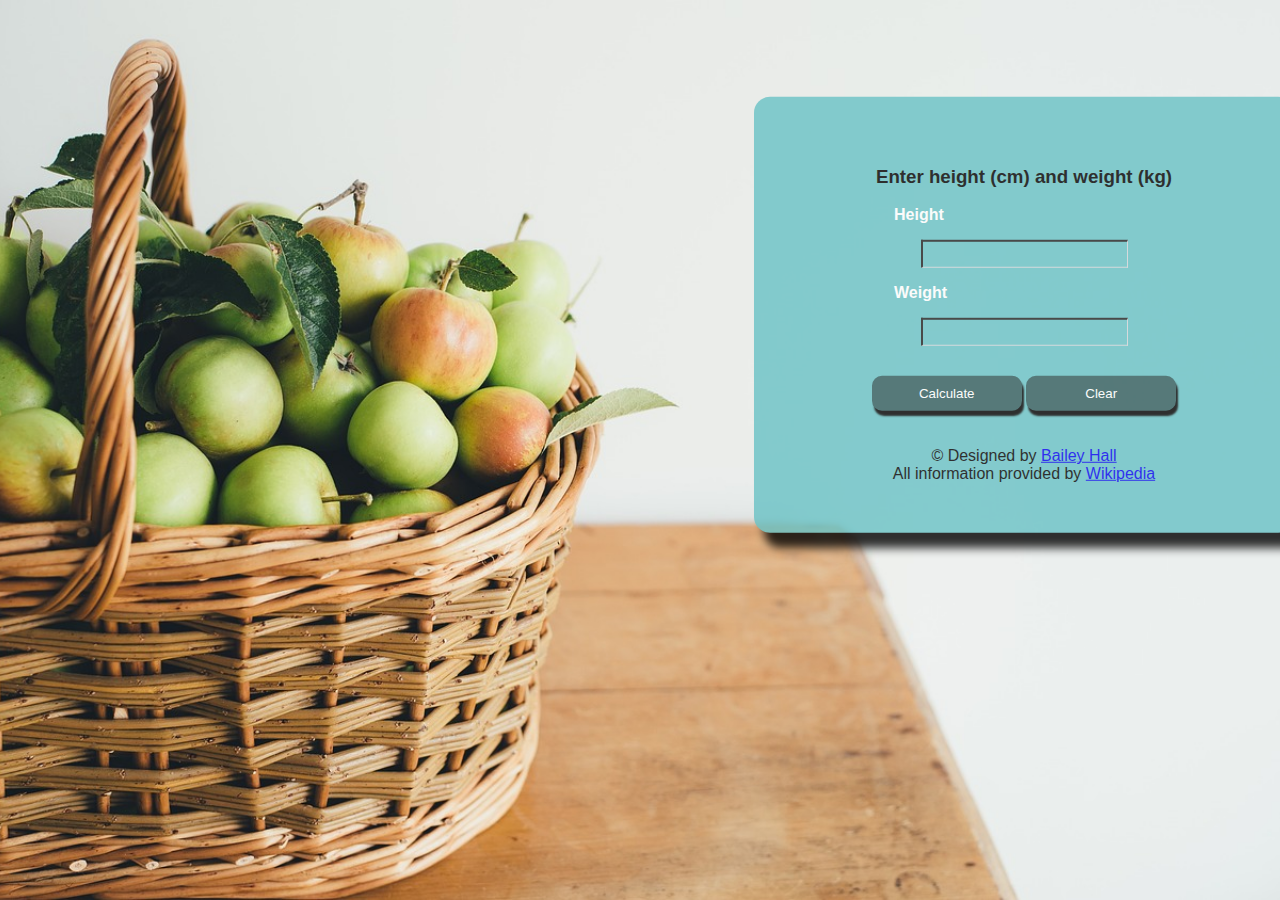
<file: index.html>
<!DOCTYPE html>
<html lang="en">
<head>
    <meta charset="UTF-8">
    <meta http-equiv="X-UA-Compatible" content="IE=edge">
    <meta name="viewport" content="width=device-width, initial-scale=1.0">
    <link rel="stylesheet" href="style.css">
    <title>BMI Calculator</title>
    <link rel ="icon" type="image/x-icon" href="images/apple_icon.png">
</head>
<body>
    <div class="wrapper">
        <h3 id="info">Enter height (cm) and weight (kg)</h3>
        <p class="input">Height</p>
        <input type="number" onfocus="this.value=''" id="height">
        <p class="input">Weight</p>
        <input type="number" onfocus="this.value=''" id="weight"> <br>
            <div class="loader">
                <img src="images/loader.gif">
            </div>
            <p id="output"></p>
            <p id="state"></p>

            <button id="btn" class="calculate">Calculate</button>
            <button id="btn" class="clear">Clear</button>
            <br>
            <br>

            <div class="footer">
                <br>
                &copy; Designed by <a href="https://github.com/Baileyhall3">Bailey Hall</a>
                <br>
                All information provided by <a href="https://en.wikipedia.org/wiki/Body_mass_index">Wikipedia</a>
            </div>


    </div>
    <script src="script.js"></script>
</body>
</html>
</file>
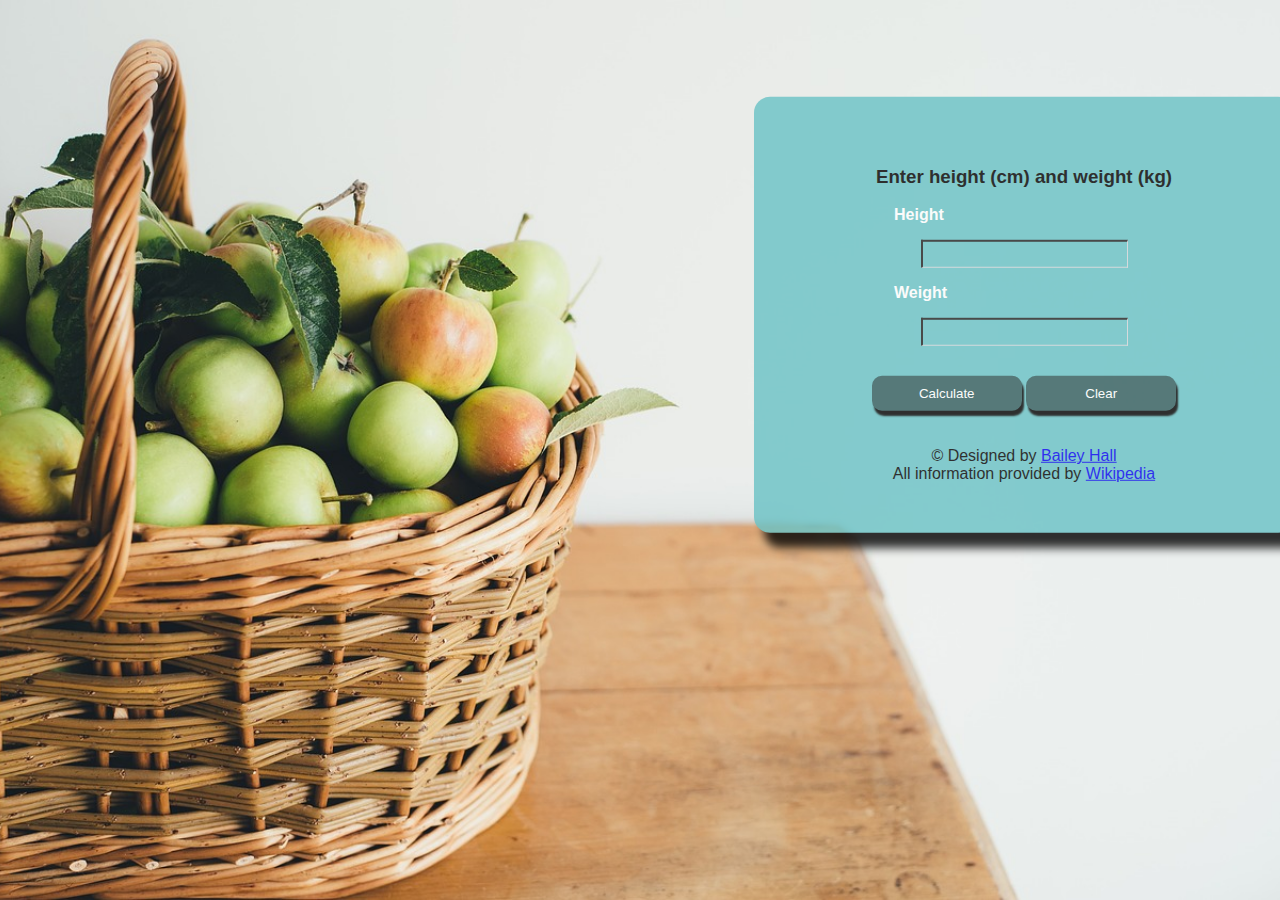
<file: pages/index.html>
<!DOCTYPE html>
<html lang="en">
<head>
    <meta charset="UTF-8">
    <meta http-equiv="X-UA-Compatible" content="IE=edge">
    <meta name="viewport" content="width=device-width, initial-scale=1.0">
    <link rel="stylesheet" href="../styling/style.css">
    <title>BMI Calculator</title>
    <link rel ="icon" type="image/x-icon" href="../images/apple_icon.png">
</head>
<body>
    <div class="wrapper">
        <h3 id="info">Enter height (cm) and weight (kg)</h3>
        <p class="input">Height</p>
        <input type="number" onfocus="this.value=''" id="height">
        <p class="input">Weight</p>
        <input type="number" onfocus="this.value=''" id="weight"> <br>
            <div class="loader">
                <img src="../images/loader.gif">
            </div>
            <p id="output"></p>
            <p id="state"></p>

            <button id="btn" class="calculate">Calculate</button>
            <button id="btn" class="clear">Clear</button>
            <br>
            <br>

            <div class="footer">
                <br>
                &copy; Designed by <a href="https://github.com/Baileyhall3">Bailey Hall</a>
                <br>
                All information provided by <a href="https://en.wikipedia.org/wiki/Body_mass_index">Wikipedia</a>
            </div>


    </div>
    <script src="../script.js"></script>
</body>
</html>
</file>
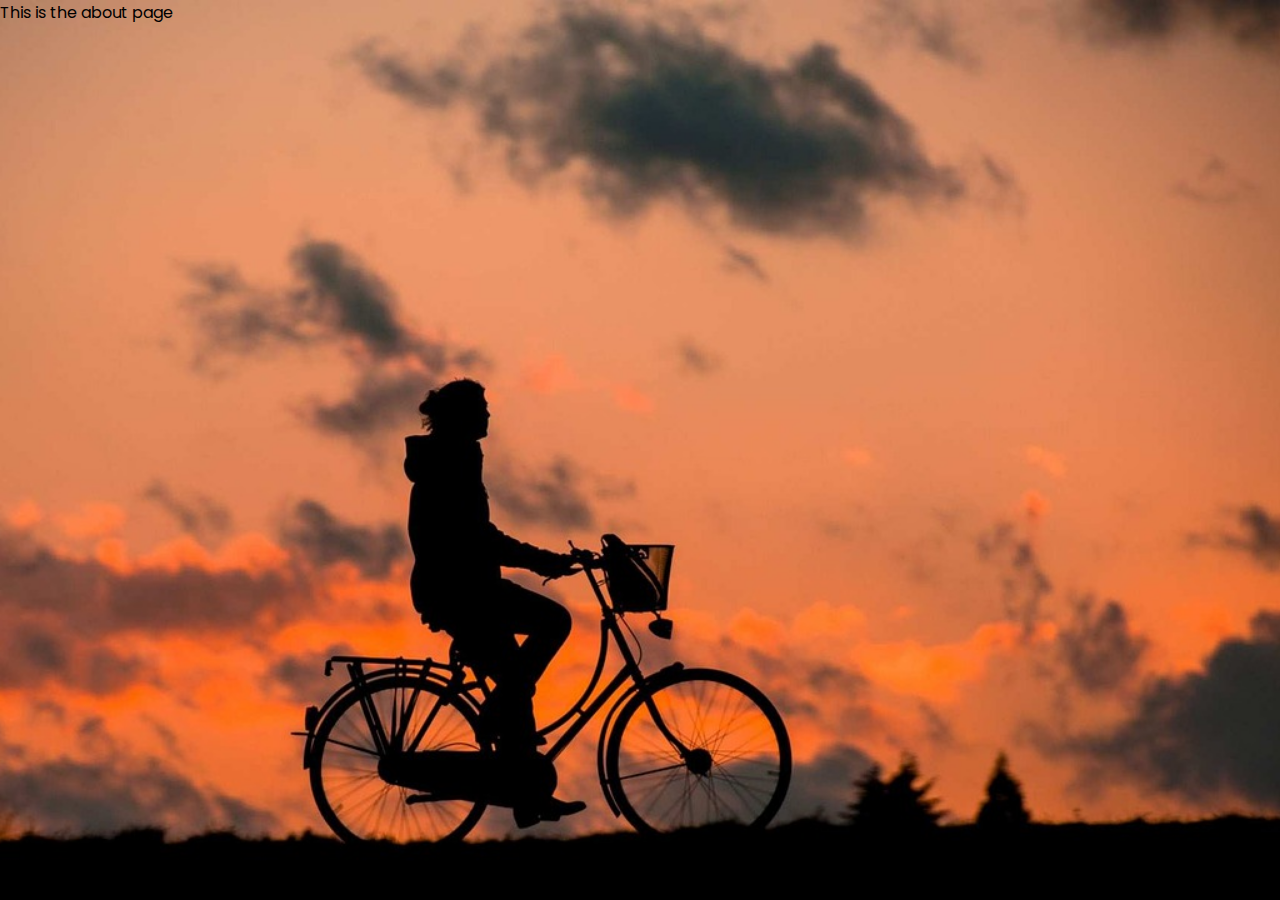
<file: pages/about.html>
<!DOCTYPE html>
<html lang="en">
<head>
    <meta charset="UTF-8">
    <meta http-equiv="X-UA-Compatible" content="IE=edge">
    <meta name="viewport" content="width=device-width, initial-scale=1.0">
    <link href='https://unpkg.com/boxicons@2.1.4/css/boxicons.min.css' rel='stylesheet'>
    <link rel="stylesheet" href="../styling/home_page.css">
    <title>About</title>
</head>
<body>
<p>This is the about page</p>

</body>
</html>
</file>
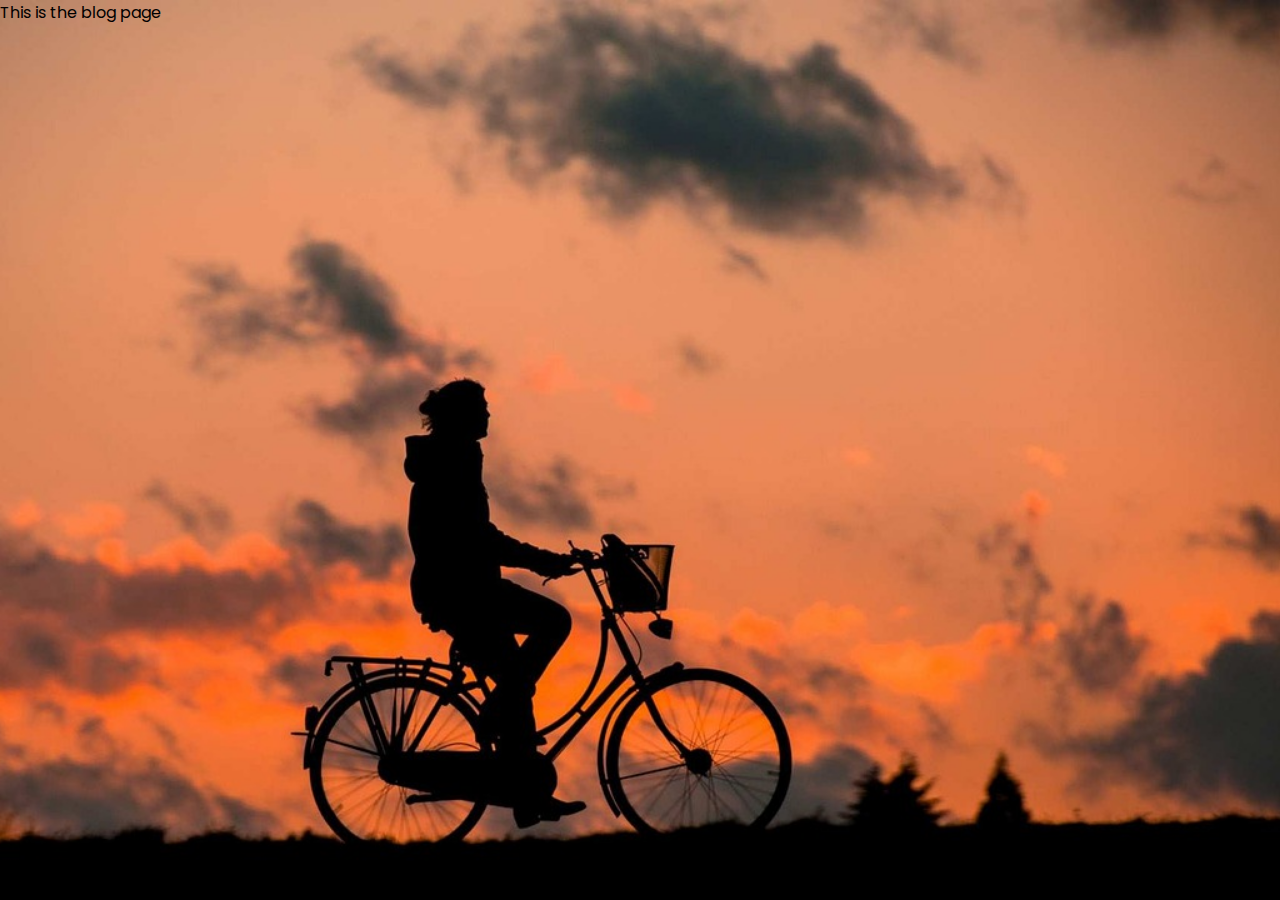
<file: pages/blog.html>
<!DOCTYPE html>
<html lang="en">
<head>
    <meta charset="UTF-8">
    <meta http-equiv="X-UA-Compatible" content="IE=edge">
    <meta name="viewport" content="width=device-width, initial-scale=1.0">
    <link href='https://unpkg.com/boxicons@2.1.4/css/boxicons.min.css' rel='stylesheet'>
    <link rel="stylesheet" href="../styling/home_page.css">
    <title>Blog</title>
</head>
<body>
<p>This is the blog page</p>

</body>
</html>
</file>
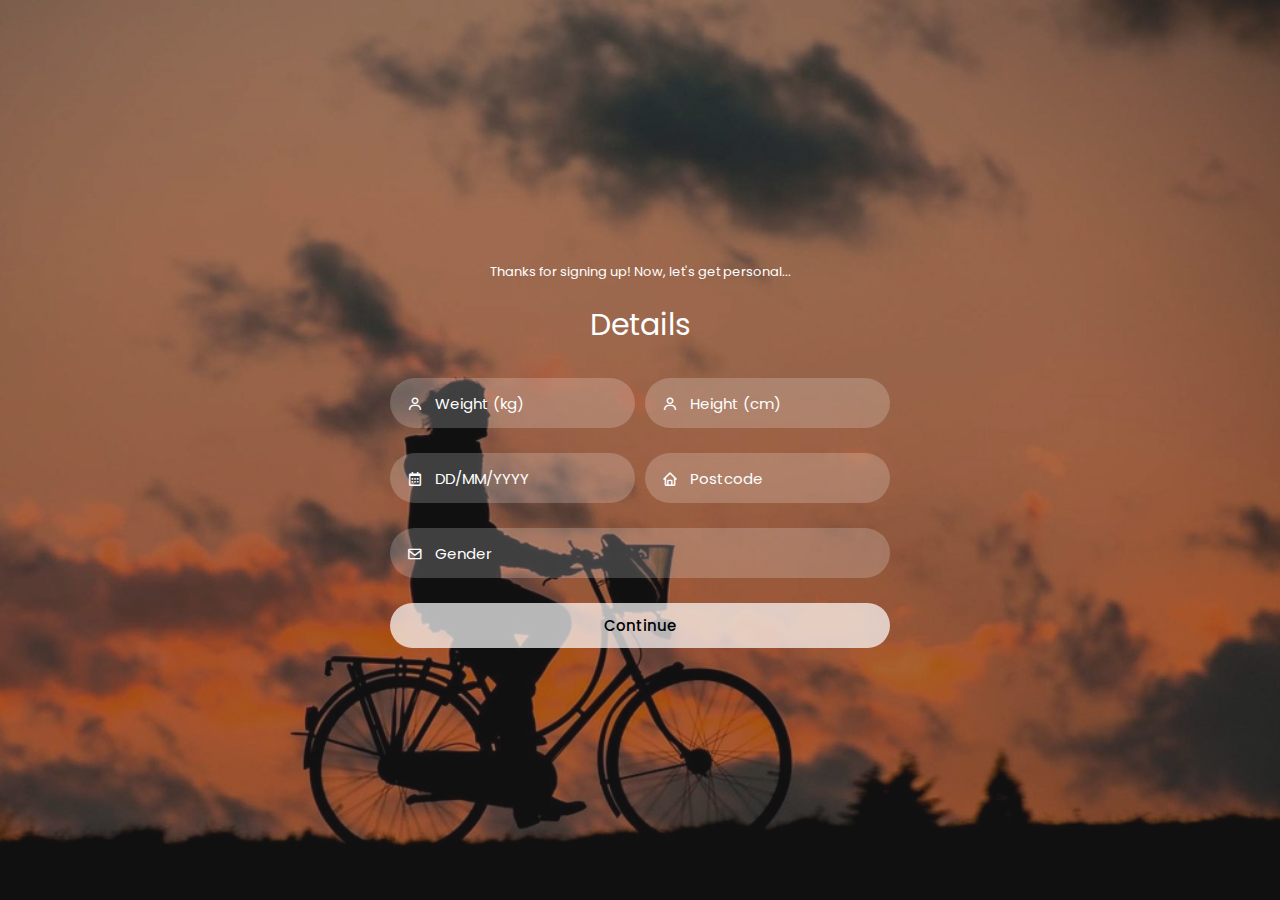
<file: pages/register_user.html>
<!DOCTYPE html>
<html lang="en">
<head>
    <meta charset="UTF-8">
    <meta http-equiv="X-UA-Compatible" content="IE=edge">
    <meta name="viewport" content="width=device-width, initial-scale=1.0">
    <link href='https://unpkg.com/boxicons@2.1.4/css/boxicons.min.css' rel='stylesheet'>
    <link rel="stylesheet" href="../styling/home_page.css">
    <title>Registration Page</title>
</head>
<body>
<div class="wrapper">
    <div class="form-box">

        <div class="details-container" id="details">
            <div class="top">
                <span>Thanks for signing up! Now, let's get personal... </span>
                <header>Details</header>
            </div>
            <div class="two-forms">
                <div class="input-box">
                    <input type="number" class="input-field" placeholder="Weight (kg)">
                    <i class="bx bx-user"></i>
                </div>
                <div class="input-box">
                    <input type="number" class="input-field" placeholder="Height (cm)">
                    <i class="bx bx-user"></i>
                </div>
            </div>
            <div class="two-forms">
                <div class="input-box">
                    <input type="text" class="input-field" placeholder="DD/MM/YYYY">
                    <i class="bx bx-calendar"></i>
                </div>
                <div class="input-box">
                    <input type="text" class="input-field" placeholder="Postcode">
                    <i class="bx bx-home"></i>
                </div>
            </div>
            <div class="input-box">
                    <input type="text" class="input-field" placeholder="Gender">
                    <i class="bx bx-envelope"></i>
            </div>
            <div class="input-box">
                    <input type="submit" class="submit" value="Continue">
            </div>
        </div>
    </div>
    </div>

</body>
</html>
</file>
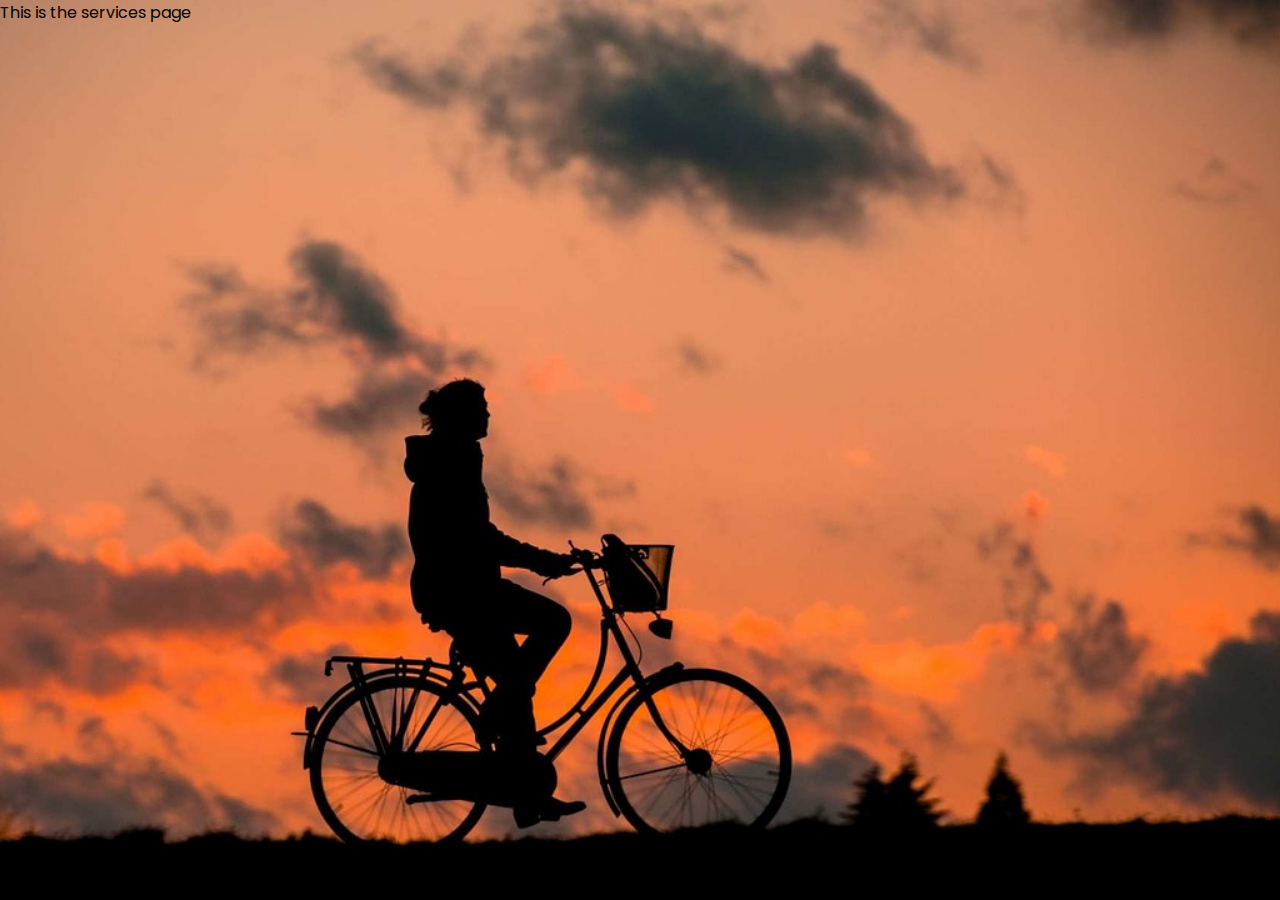
<file: pages/services.html>
<!DOCTYPE html>
<html lang="en">
<head>
    <meta charset="UTF-8">
    <meta http-equiv="X-UA-Compatible" content="IE=edge">
    <meta name="viewport" content="width=device-width, initial-scale=1.0">
    <link href='https://unpkg.com/boxicons@2.1.4/css/boxicons.min.css' rel='stylesheet'>
    <link rel="stylesheet" href="../styling/home_page.css">
    <title>Services</title>
</head>
<body>
<p>This is the services page</p>

</body>
</html>
</file>
<file: style.css>
body {
    margin:0;
    padding:0;
    font-family: Arial, Helvetica, sans-serif;
    text-align: center;
    min-height: 100vh;
    background: url(images/apples.jpg) no-repeat center center / cover;
    user-select: none;
}

.wrapper {
    width:500px;
    position: absolute;
    top: 35%;
    left: 80%;
    transform: translate(-50%, -50%);
    background-color: rgb(105,194,197);
    opacity: 0.8;
    border-radius: 1rem;
    padding: 50px 20px;
    box-shadow: 10px 15px 10px;
}

h2 {
    font-size: 30px;
    font-weight: 600;
}

.input {
    text-align: left;
    margin-left: 120px;
    color: #fff;
    font-weight: bolder;
}

#height,
#weight {
    color: #222f3e;
    text-align: left;
    font-size: 20px;
    font-weight: 200;
    outline: none;
    background: none;
    border-bottom: 1px solid #d1d6d8;
    border-right: 1px solid #d1d6d8;
    width: 200px;
}

#weight:focus,
#height:focus {
    border-bottom: 2px solid #d1d6d8;
    width: 300px;
    transition: 0.2s;
}

#output {
    color: #57240c;
    font-weight: bolder;
    font-size: 20px;
}

#btn {
    margin-top: 10px;
    border: none;
    outline: none;
    cursor: pointer;
    color: #fff;
    background-color: rgb(49,92,93);
    width: 150px;
    padding: 10px;
    border-radius: 10px;
    box-shadow: 2px 5px 2px black;
}
#btn:active {
    background: rgb(226,238,238);
    color: #111;
    box-shadow: 0 5px black;
    transform: translateY(4px);
}

.loader {
    display: none;
    padding: 10px 0 0 0;
}
</file>
<file: styling/style.css>
body {
    margin:0;
    padding:0;
    font-family: Arial, Helvetica, sans-serif;
    text-align: center;
    min-height: 100vh;
    background: url(../images/apples.jpg) no-repeat center center / cover;
    user-select: none;
}
.wrapper {
    width:500px;
    position: absolute;
    top: 35%;
    left: 80%;
    transform: translate(-50%, -50%);
    background-color: rgb(105,194,197);
    opacity: 0.8;
    border-radius: 1rem;
    padding: 50px 20px;
    box-shadow: 10px 15px 10px;
}
h2 {
    font-size: 30px;
    font-weight: 600;
}
.input {
    text-align: left;
    margin-left: 120px;
    color: #fff;
    font-weight: bolder;
}
#height,
#weight {
    color: #222f3e;
    text-align: left;
    font-size: 20px;
    font-weight: 200;
    outline: none;
    background: none;
    border-bottom: 1px solid #d1d6d8;
    border-right: 1px solid #d1d6d8;
    width: 200px;
}
#weight:focus,
#height:focus {
    border-bottom: 2px solid #d1d6d8;
    width: 300px;
    transition: 0.2s;
}
#output {
    color: #57240c;
    font-weight: bolder;
    font-size: 20px;
}
#btn {
    margin-top: 10px;
    border: none;
    outline: none;
    cursor: pointer;
    color: #fff;
    background-color: rgb(49,92,93);
    width: 150px;
    padding: 10px;
    border-radius: 10px;
    box-shadow: 2px 5px 2px black;
}
#btn:active {
    background: rgb(226,238,238);
    color: #111;
    box-shadow: 0 5px black;
    transform: translateY(4px);
}
.loader {
    display: none;
    padding: 10px 0 0 0;
}
</file>
<file: styling/home_page.css>
@import url('https://fonts.googleapis.com/css2?family=Poppins:wght@200;300;400;500&display=swap');

*{
    margin: 0;
    padding: 0;
    box-sizing: border-box;
    font-family: 'Poppins', 'sans-serif';
}

body{
    background: url("../images/bicycle.jpg") no-repeat center center / cover;
    background-attachment: fixed;
}
.wrapper{
    display: flex;
    justify-content: center;
    align-items: center;
    min-height: 100vh;
    background: rgba(39, 39, 39, 0.4);
}
.nav{
    position: fixed;
    top: 0;
    display: flex;
    justify-content: space-around;
    width: 100%;
    height: 100px;
    line-height: 100px;
    background: linear-gradient(rgba(39, 39, 39, 0.6), transparent);
    z-index: 100;
}
.nav-logo p{
    color: white;
    font-size: 25px;
    font-weight: 600;
}
.nav-menu ul{
    display: flex;
}
.nav-menu ul li{
    list-style-type: none;
}
.nav-menu ul li .link{
    text-decoration: none;
    font-weight: 500;
    color: #fff;
    padding-bottom: 15px;
    margin: 0 25px;
}
.nav-menu li a:hover{
    color: rgba(255, 255, 255, 0.5);
    transition: .2s ease-in-out;
}
.link-hover, .active{
    border-bottom: 2px solid #fff;
}
.nav-button .btn{
    width: 130px;
    height: 40px;
    font-weight: 500;
    background: rgba(255, 255, 255, 0.4);
    border: none;
    border-radius: 30px;
    cursor: pointer;
    transition: .3s ease;
}
.btn:hover{
    background: rgba(255, 255, 255, 0.3);
}
#registerbtn{
    margin-left: 15px;
}
.btn.white-btn{
    background: rgba(255, 255, 255, 0.7);
}
.btn.btn.white-btn:hover{
    background: rgba(255, 255, 255, 0.5);
}
.nav-menu-btn{
    display: none;
}
.form-box{
    position: relative;
    display: flex;
    align-items: center;
    justify-content: center;
    width: 512px;
    height: 600px;
    overflow: hidden;
    z-index: 2;
}
.login-container{
    position: absolute;
    left: 4px;
    width: 500px;
    display: flex;
    flex-direction: column;
    transition: .5s ease-in-out;
}
.register-container{
    position: absolute;
    right: -520px;
    width: 500px;
    display: flex;
    flex-direction: column;
    transition: .5s ease-in-out;
}
.details-container{
    position: absolute;
    width: 500px;
    display: flex;
    flex-direction: column;
    transition: .5s ease-in-out;
}
.top span{
    color: #fff;
    font-size: small;
    padding: 10px 0;
    display: flex;
    justify-content: center;
}
.top span a{
    font-weight: 500;
    color: #fff;
    margin-left: 5px;
}
header{
    color: #fff;
    font-size: 30px;
    text-align: center;
    padding: 10px 0 30px 0;
}
.two-forms{
    display: flex;
    gap: 10px;
}
.input-field{
    font-size: 15px;
    background: rgba(255, 255, 255, 0.2);
    color: #fff;
    height: 50px;
    width: 100%;
    padding: 0 10px 0 45px;
    border: none;
    border-radius: 30px;
    outline: none;
    transition: .2s ease;
}
.input-field:hover, .input-field:focus{
    background: rgba(255, 255, 255, 0.25);
}
::-webkit-input-placeholder{
    color: #fff
}
.input-box i{
    position: relative;
    top: -35px;
    left: 17px;
    color: #fff;
}
.submit{
    font-size: 15px;
    font-weight: 500;
    color: black;
    height: 45px;
    width: 100%;
    border: none;
    border-radius: 30px;
    outline: none;
    background: rgba(255, 255, 255, 0.7);
    cursor: pointer;
    transition: .3s ease-in-out;
}
.submit:hover{
    background: rgba(255, 255, 255, 0.5);
    box-shadow: 1px 5px 7px 1px rgba(0, 0, 0, 0.2);
}
.two-col{
    display: flex;
    justify-content: space-between;
    color: #fff;
    font-size: small;
    margin-top: 10px;
}
.two-col .one{
    display: flex;
    gap: 5px;
}
.two label a{
    text-decoration: none;
    color: #fff;
}
.two label a:hover{
    text-decoration: underline;
}

@media only screen and (max-width: 786px){

}

@media only screen and (max-width: 540px){
    .wrapper{
        min-height: 100vh;
    }
    .form-box{
        width: 100%;
        height: 700px;
    }
    .register-container, .login-container{
        width: 100%;
        padding: 0 20px;
    }
    .register-container .two-forms{
        flex-direction: column;
        gap: 0;
    }
}
</file>
